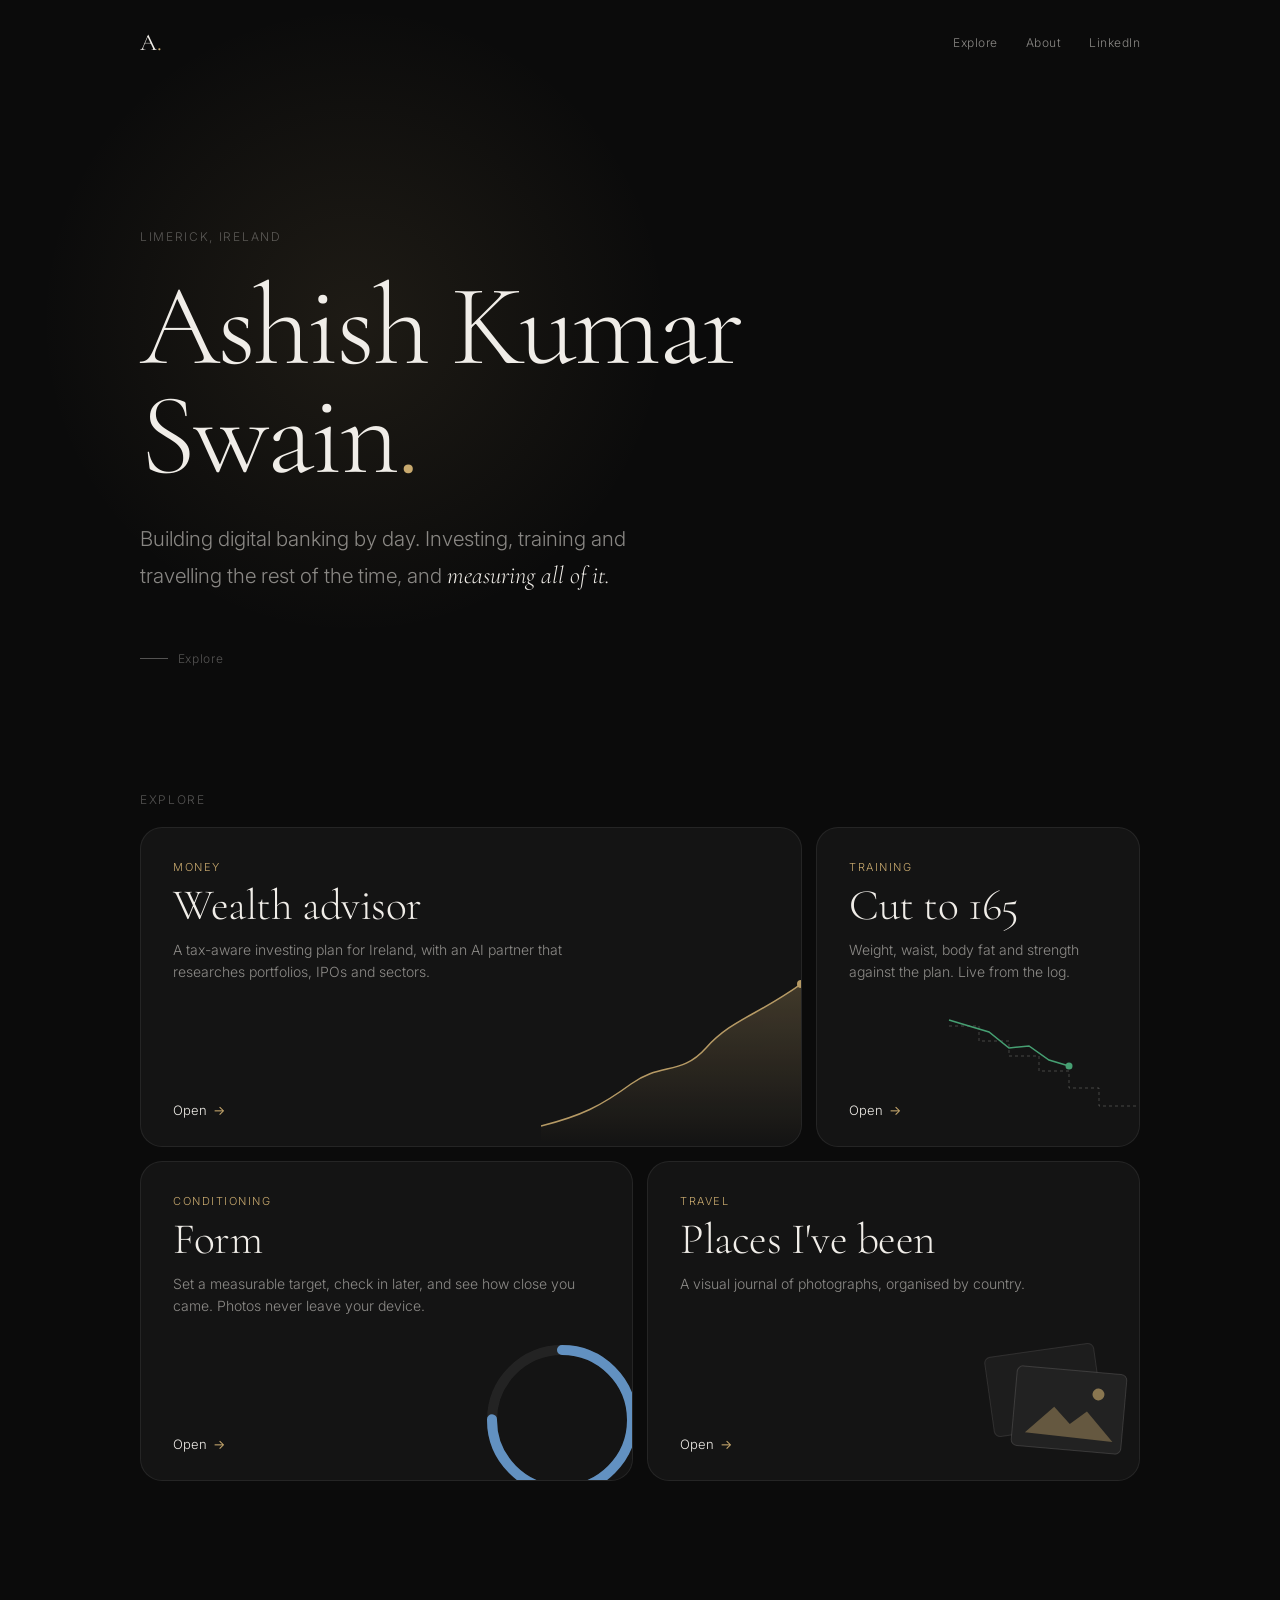
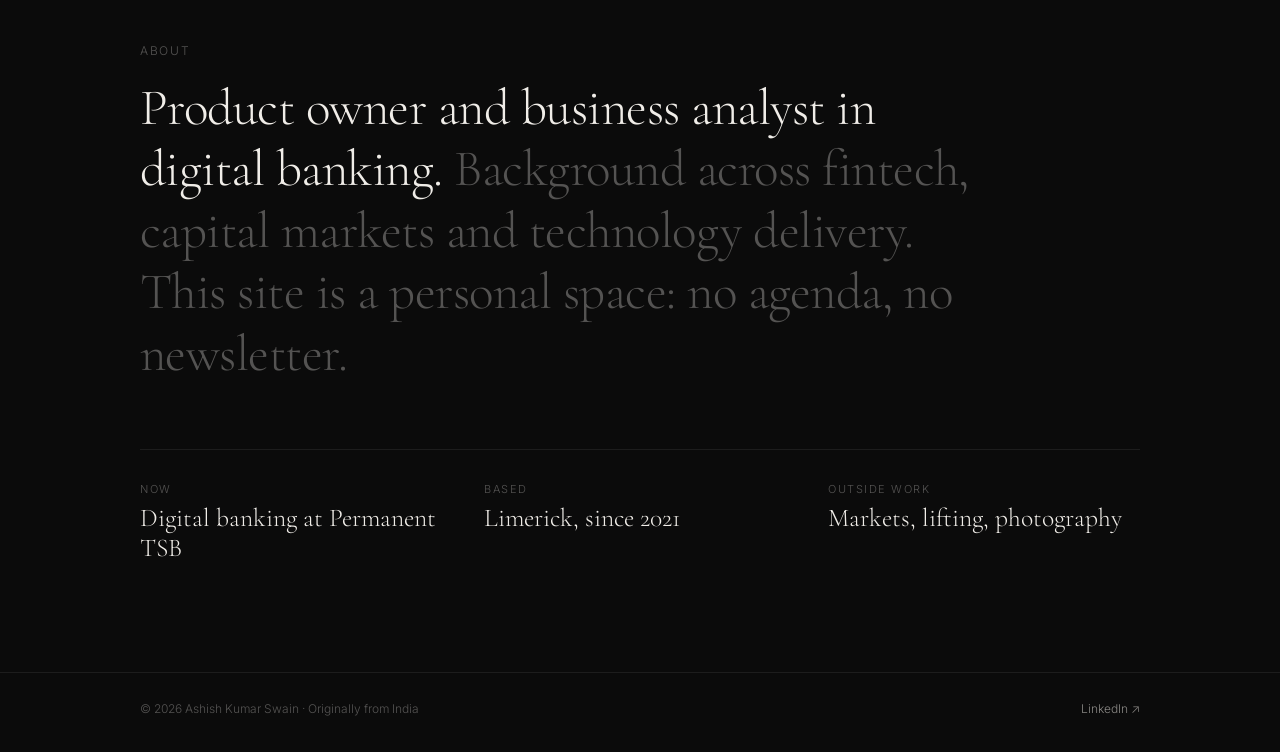
<file: index.html>
<!DOCTYPE html>
<html lang="en">
<head>
<meta charset="UTF-8">
<meta name="viewport" content="width=device-width, initial-scale=1.0">
<title>Ashish Kumar Swain</title>
<meta name="description" content="Ashish Kumar Swain — product owner in digital banking, based in Limerick. Investing, training and travel.">
<meta name="theme-color" content="#0b0b0b">
<link rel="preconnect" href="https://fonts.googleapis.com">
<link rel="preconnect" href="https://fonts.gstatic.com" crossorigin>
<link href="https://fonts.googleapis.com/css2?family=Cormorant+Garamond:ital,wght@0,300;0,400;1,300&family=Inter:wght@300;400;500&display=swap" rel="stylesheet">
<style>
*, *::before, *::after { box-sizing: border-box; margin: 0; padding: 0; }

:root {
  --bg:      #0b0b0b;
  --tile:    #141414;
  --tile-2:  #1a1a1a;
  --text:    #f0ede8;
  --muted:   rgba(240,237,232,0.55);
  --faint:   rgba(240,237,232,0.32);
  --accent:  #c8a96e;
  --green:   #4caf7d;
  --blue:    #6b9fd4;
  --border:  rgba(240,237,232,0.08);
  --font-d:  'Cormorant Garamond', Georgia, serif;
  --font-b:  'Inter', system-ui, -apple-system, sans-serif;
  --ease:    cubic-bezier(.2,.7,.2,1);
}

html { scroll-behavior: smooth; }
body {
  background: var(--bg);
  color: var(--text);
  font-family: var(--font-b);
  font-weight: 300;
  -webkit-font-smoothing: antialiased;
  min-height: 100vh;
  overflow-x: hidden;
}
a { color: inherit; text-decoration: none; }

.wrap { max-width: 1080px; margin: 0 auto; padding-inline: 2.5rem; }

/* ── Top bar ── */
.bar { display: flex; align-items: center; justify-content: space-between; padding-block: 1.75rem; }
.mark { font-family: var(--font-d); font-size: 1.5rem; font-weight: 400; letter-spacing: .02em; }
.mark span { color: var(--accent); }
.bar-links { display: flex; gap: 1.75rem; }
.bar-links a { font-size: 12px; color: var(--muted); letter-spacing: .04em; transition: color .25s; }
.bar-links a:hover { color: var(--text); }

/* ── Hero ── */
.hero { padding-block: 16vh 14vh; position: relative; }
.hero::before {                        /* soft gold light behind the headline */
  content: ''; position: absolute; z-index: -1;
  width: 70vw; max-width: 900px; aspect-ratio: 1; left: -18%; top: -30%;
  background: radial-gradient(closest-side, rgba(200,169,110,.10), transparent 70%);
  pointer-events: none;
}
.eyebrow { font-size: 12px; letter-spacing: .14em; text-transform: uppercase; color: var(--faint); margin-bottom: 1.75rem; }
.hero h1 {
  font-family: var(--font-d); font-weight: 300;
  font-size: clamp(3.2rem, 9vw, 7.5rem);
  line-height: .95; letter-spacing: -.025em;
}
.hero h1 .dot { color: var(--accent); }
.hero p.lede {
  margin-top: 2rem; max-width: 34rem;
  font-size: clamp(1.05rem, 1.6vw, 1.3rem); line-height: 1.6; color: var(--muted);
}
.hero p.lede em { font-family: var(--font-d); font-style: italic; font-size: 1.2em; color: var(--text); }
.scroll-cue { margin-top: 3.5rem; display: inline-flex; align-items: center; gap: .6rem; font-size: 12px; color: var(--faint); letter-spacing: .06em; }
.scroll-cue i { width: 28px; height: .5px; background: var(--faint); display: block; }

/* ── Tiles ── */
.section-label { font-size: 12px; letter-spacing: .14em; text-transform: uppercase; color: var(--faint); margin-bottom: 1.25rem; }
.grid { display: grid; grid-template-columns: repeat(6, 1fr); gap: 14px; }
.tile {
  position: relative; overflow: hidden;
  background: var(--tile); border: .5px solid var(--border); border-radius: 22px;
  padding: 2rem 2rem 1.75rem; min-height: 320px;
  display: flex; flex-direction: column;
  transition: transform .5s var(--ease), border-color .4s, background .4s;
}
.tile:hover { transform: translateY(-4px); border-color: rgba(200,169,110,.35); background: var(--tile-2); }
.tile:focus-visible { outline: 1.5px solid var(--accent); outline-offset: 3px; }
.tile.wide { grid-column: span 4; }
.tile.narrow { grid-column: span 2; }
.tile.half { grid-column: span 3; }
.tile .kicker { font-size: 11px; letter-spacing: .14em; text-transform: uppercase; color: var(--accent); }
.tile h2 { font-family: var(--font-d); font-weight: 300; font-size: clamp(2rem, 3.4vw, 2.8rem); line-height: 1; margin-top: .6rem; letter-spacing: -.01em; }
.tile p { position: relative; z-index: 1; margin-top: .75rem; font-size: 14px; line-height: 1.6; color: var(--muted); max-width: 26rem; }
.tile .go { margin-top: auto; padding-top: 1.5rem; font-size: 13px; color: var(--text); display: inline-flex; align-items: center; gap: .4rem; position: relative; z-index: 1; }
.tile .go b { font-weight: 400; color: var(--accent); transition: transform .4s var(--ease); display: inline-block; }
.tile:hover .go b { transform: translateX(4px); }
.art { position: absolute; right: 0; bottom: 0; pointer-events: none; opacity: .9; transition: opacity .4s, transform .6s var(--ease); }
.tile:hover .art { opacity: 1; transform: scale(1.03); }

/* ── About ── */
.about { padding-block: 18vh 12vh; }
.about blockquote {
  font-family: var(--font-d); font-weight: 300;
  font-size: clamp(1.9rem, 4.2vw, 3.2rem); line-height: 1.2; letter-spacing: -.01em;
  max-width: 52rem;
}
.about blockquote span { color: var(--faint); }
.facts { display: grid; grid-template-columns: repeat(3, 1fr); gap: 2rem; margin-top: 4rem; border-top: .5px solid var(--border); padding-top: 2rem; }
.fact .k { font-size: 11px; letter-spacing: .14em; text-transform: uppercase; color: var(--faint); }
.fact .v { font-family: var(--font-d); font-size: 1.6rem; font-weight: 300; margin-top: .4rem; line-height: 1.2; }

/* ── Footer ── */
footer { border-top: .5px solid var(--border); }
footer .wrap { display: flex; justify-content: space-between; align-items: center; padding-top: 1.75rem; padding-bottom: 2.25rem; font-size: 12px; color: var(--faint); }
footer a { color: var(--muted); transition: color .25s; }
footer a:hover { color: var(--accent); }

/* ── Entrance motion (progressive: content is visible without JS) ── */
.js .reveal { opacity: 0; transform: translateY(18px); transition: opacity 1s var(--ease), transform 1s var(--ease); }
.js .reveal.in { opacity: 1; transform: none; }
.js .hero .reveal:nth-child(2) { transition-delay: .08s; }
.js .hero .reveal:nth-child(3) { transition-delay: .18s; }
.js .hero .reveal:nth-child(4) { transition-delay: .3s; }

@media (max-width: 860px) {
  .tile.wide, .tile.narrow, .tile.half { grid-column: span 6; }
  .tile { min-height: 260px; }
  .art { width: 46%; height: auto; opacity: .55; }
  .tile:hover .art { opacity: .7; }
  .facts { grid-template-columns: 1fr; gap: 1.25rem; }
}
@media (max-width: 520px) {
  .wrap { padding-inline: 1.25rem; }
  .hero { padding-block: 10vh 9vh; }
  .tile { padding: 1.6rem 1.5rem 1.4rem; border-radius: 18px; }
  .bar-links { gap: 1.1rem; }
  footer .wrap { flex-direction: column; gap: .6rem; align-items: flex-start; }
}
@media (prefers-reduced-motion: reduce) {
  html { scroll-behavior: auto; }
  .js .reveal { opacity: 1; transform: none; transition: none; }
  .tile, .art, .tile .go b { transition: none; }
}
</style>
<script>document.documentElement.classList.add('js');</script>
</head>
<body>

<header class="wrap bar">
  <a class="mark" href="/" aria-label="Home">A<span>.</span></a>
  <nav class="bar-links" aria-label="Quick links">
    <a href="#work">Explore</a>
    <a href="#about">About</a>
    <a href="https://linkedin.com/in/ashishkumarswain" target="_blank" rel="noopener">LinkedIn</a>
  </nav>
</header>

<main>
  <section class="wrap hero">
    <p class="eyebrow reveal">Limerick, Ireland</p>
    <h1 class="reveal">Ashish Kumar<br>Swain<span class="dot">.</span></h1>
    <p class="lede reveal">Building digital banking by day. Investing, training and travelling the rest of the time, and <em>measuring all of it.</em></p>
    <a class="scroll-cue reveal" href="#work"><i></i>Explore</a>
  </section>

  <section class="wrap" id="work" aria-label="Explore">
    <p class="section-label reveal">Explore</p>
    <div class="grid">

      <a class="tile wide reveal" href="/advisor.html">
        <span class="kicker">Money</span>
        <h2>Wealth advisor</h2>
        <p>A tax-aware investing plan for Ireland, with an AI partner that researches portfolios, IPOs and sectors.</p>
        <span class="go">Open <b>→</b></span>
        <svg class="art" width="260" height="190" viewBox="0 0 260 190" aria-hidden="true">
          <defs><linearGradient id="g1" x1="0" y1="0" x2="0" y2="1"><stop offset="0" stop-color="#c8a96e" stop-opacity=".28"/><stop offset="1" stop-color="#c8a96e" stop-opacity="0"/></linearGradient></defs>
          <path d="M0 170 C40 160 60 150 90 128 S140 120 165 92 S215 60 260 28 L260 190 L0 190Z" fill="url(#g1)"/>
          <path d="M0 170 C40 160 60 150 90 128 S140 120 165 92 S215 60 260 28" fill="none" stroke="#c8a96e" stroke-width="1.5"/>
          <circle cx="260" cy="28" r="4" fill="#c8a96e"/>
        </svg>
      </a>

      <a class="tile narrow reveal" href="/training.html">
        <span class="kicker">Training</span>
        <h2>Cut to 165</h2>
        <p>Weight, waist, body fat and strength against the plan. Live from the log.</p>
        <span class="go">Open <b>→</b></span>
        <svg class="art" width="200" height="150" viewBox="0 0 200 150" aria-hidden="true">
          <path d="M10 30 L40 30 L40 45 L70 45 L70 60 L100 60 L100 75 L130 75 L130 92 L160 92 L160 110 L200 110" fill="none" stroke="rgba(240,237,232,.25)" stroke-width="1" stroke-dasharray="3 3"/>
          <polyline points="10,24 30,30 50,36 70,52 90,50 110,64 130,70" fill="none" stroke="#4caf7d" stroke-width="1.5"/>
          <circle cx="130" cy="70" r="3.5" fill="#4caf7d"/>
        </svg>
      </a>

      <a class="tile half reveal" href="/form/">
        <span class="kicker">Conditioning</span>
        <h2>Form</h2>
        <p>Set a measurable target, check in later, and see how close you came. Photos never leave your device.</p>
        <span class="go">Open <b>→</b></span>
        <svg class="art" width="190" height="170" viewBox="0 0 190 170" aria-hidden="true">
          <circle cx="120" cy="110" r="70" fill="none" stroke="rgba(240,237,232,.08)" stroke-width="10"/>
          <circle cx="120" cy="110" r="70" fill="none" stroke="#6b9fd4" stroke-width="10" stroke-linecap="round" stroke-dasharray="330 440" transform="rotate(-90 120 110)"/>
        </svg>
      </a>

      <a class="tile half reveal" href="/travel.html">
        <span class="kicker">Travel</span>
        <h2>Places I've been</h2>
        <p>A visual journal of photographs, organised by country.</p>
        <span class="go">Open <b>→</b></span>
        <svg class="art" width="220" height="170" viewBox="0 0 220 170" aria-hidden="true">
          <rect x="70" y="40" width="110" height="80" rx="6" fill="#1f1f1f" stroke="rgba(240,237,232,.12)" transform="rotate(-8 125 80)"/>
          <rect x="95" y="60" width="110" height="80" rx="6" fill="#242424" stroke="rgba(240,237,232,.16)" transform="rotate(5 150 100)"/>
          <path d="M108 126 L135 98 L152 114 L168 100 L196 128 Z" fill="rgba(200,169,110,.45)" transform="rotate(5 150 100)"/>
          <circle cx="178" cy="82" r="6" fill="rgba(200,169,110,.7)" transform="rotate(5 150 100)"/>
        </svg>
      </a>

    </div>
  </section>

  <section class="wrap about" id="about">
    <p class="section-label reveal">About</p>
    <blockquote class="reveal">Product owner and business analyst in digital banking. <span>Background across fintech, capital markets and technology delivery. This site is a personal space: no agenda, no newsletter.</span></blockquote>
    <div class="facts">
      <div class="fact reveal"><div class="k">Now</div><div class="v">Digital banking at Permanent TSB</div></div>
      <div class="fact reveal"><div class="k">Based</div><div class="v">Limerick, since 2021</div></div>
      <div class="fact reveal"><div class="k">Outside work</div><div class="v">Markets, lifting, photography</div></div>
    </div>
  </section>
</main>

<footer>
  <div class="wrap">
    <span>© 2026 Ashish Kumar Swain · Originally from India</span>
    <a href="https://linkedin.com/in/ashishkumarswain" target="_blank" rel="noopener">LinkedIn ↗</a>
  </div>
</footer>

<script>
  // Fade sections in as they enter the viewport (skipped entirely with reduced motion).
  (function () {
    const els = document.querySelectorAll('.reveal');
    if (matchMedia('(prefers-reduced-motion: reduce)').matches || !('IntersectionObserver' in window)) {
      els.forEach(e => e.classList.add('in')); return;
    }
    const io = new IntersectionObserver((entries) => {
      entries.forEach(en => { if (en.isIntersecting) { en.target.classList.add('in'); io.unobserve(en.target); } });
    }, { threshold: 0.12, rootMargin: '0px 0px -40px 0px' });
    els.forEach(e => io.observe(e));
  })();
</script>
</body>
</html>
</file>
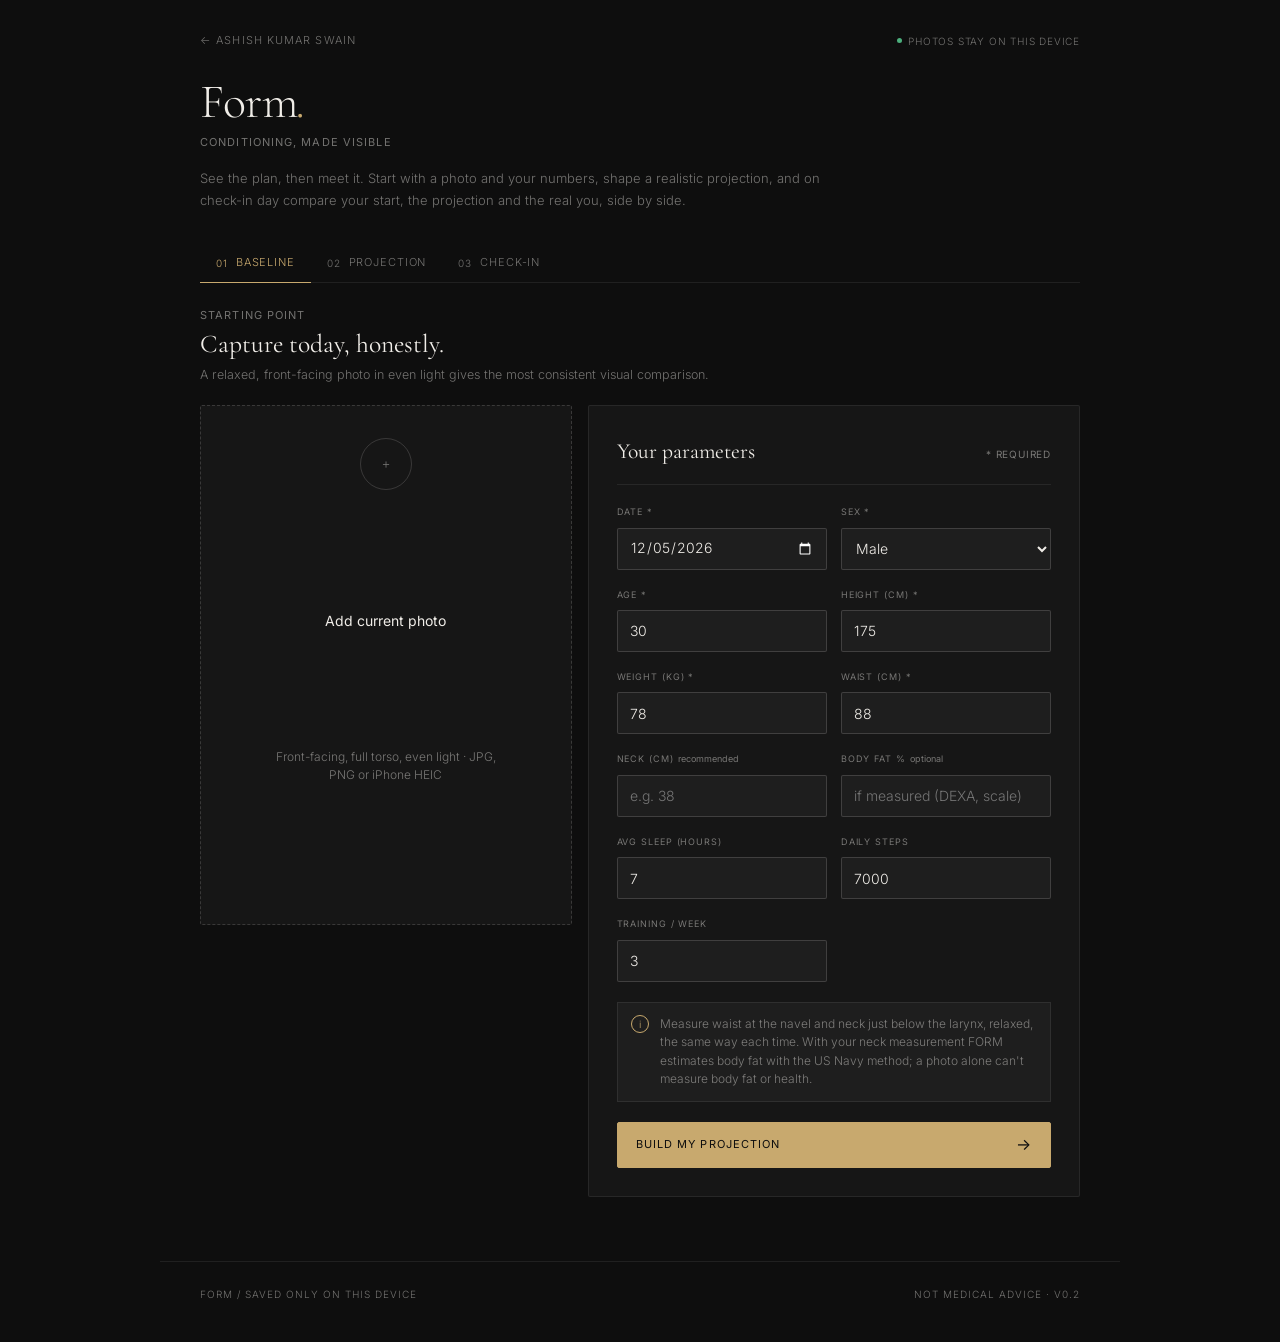
<file: form-conditioning-app/index.html>
<!DOCTYPE html>
<html lang="en">
<head>
<meta charset="UTF-8">
<meta name="viewport" content="width=device-width, initial-scale=1.0">
<title>Form has moved — Ashish Kumar Swain</title>
<meta name="robots" content="noindex">
<link rel="canonical" href="https://ashishkumarswain.com/form/">
<meta http-equiv="refresh" content="0; url=/form/">
<script>location.replace('/form/' + location.search + location.hash);</script>
<style>
  body { margin: 0; min-height: 100vh; display: grid; place-items: center; background: #0e0e0e; color: rgba(240,237,232,.55); font: 300 13px/1.6 'Inter', system-ui, sans-serif; }
  a { color: #c8a96e; }
</style>
</head>
<body>
  <p>Form has moved to <a href="/form/">ashishkumarswain.com/form</a>.</p>
</body>
</html>
</file>
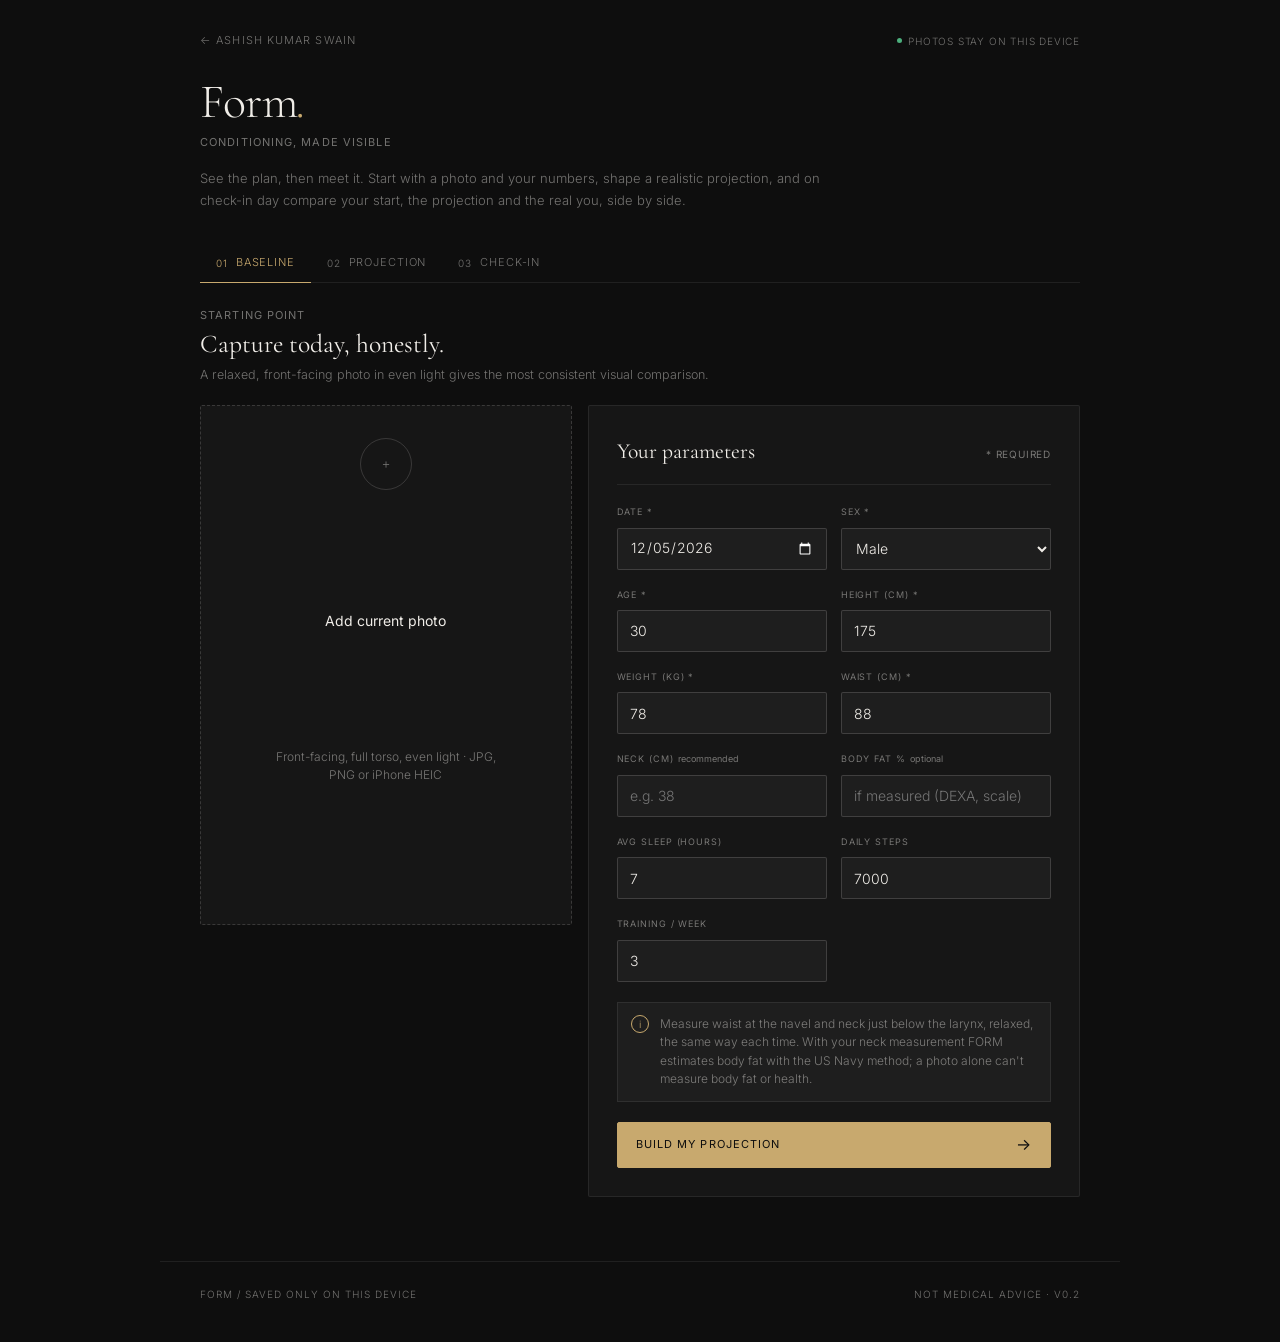
<file: form/index.html>
<!doctype html>
<html lang="en">
  <head>
    <meta charset="UTF-8" />
    <meta name="viewport" content="width=device-width, initial-scale=1.0" />
    <meta name="theme-color" content="#0e0e0e" />
    <title>Form — Ashish Kumar Swain</title>
    <meta name="description" content="FORM — body conditioning projection and progress check-ins. Photos stay on this device." />
    <link rel="preconnect" href="https://fonts.googleapis.com" />
    <link rel="preconnect" href="https://fonts.gstatic.com" crossorigin />
    <link href="https://fonts.googleapis.com/css2?family=Cormorant+Garamond:ital,wght@0,300;0,400;1,300&family=Inter:wght@300;400;500&display=swap" rel="stylesheet" />
    <link rel="stylesheet" href="styles.css" />
  </head>
  <body>
    <header class="site-header">
      <a class="back" href="/">&#8592; Ashish Kumar Swain</a>
      <div class="privacy-pill"><span></span> Photos stay on this device</div>
    </header>

    <main class="shell">
      <section class="hero">
        <div>
          <p class="eyebrow">Conditioning, made visible</p>
          <h1>Form<em>.</em></h1>
        </div>
        <p class="hero-copy">See the plan, then meet it. Start with a photo and your numbers, shape a realistic projection, and on check-in day compare your start, the projection and the real you, side by side.</p>
      </section>

      <nav class="stepper" aria-label="App steps">
        <button class="step active" data-step="1"><span>01</span> Baseline</button>
        <div class="step-line"></div>
        <button class="step" data-step="2"><span>02</span> Projection</button>
        <div class="step-line"></div>
        <button class="step" data-step="3"><span>03</span> Check-in</button>
      </nav>

      <section class="panel active" id="step-1">
        <div class="section-heading">
          <div><p class="kicker">STARTING POINT</p><h2>Capture today, honestly.</h2></div>
          <p>A relaxed, front-facing photo in even light gives the most consistent visual comparison.</p>
        </div>

        <div class="baseline-grid">
          <div class="photo-col">
            <div class="photo-drop" id="baseline-drop">
              <input id="baseline-photo" type="file" accept="image/*,.heic,.heif" />
              <img id="baseline-preview" alt="Your starting photo" />
              <div class="waist-guide" id="waist-guide" hidden><i class="wg-line"></i><i class="wg-l"></i><i class="wg-r"></i><b></b></div>
              <button class="drop-copy" type="button" data-pick="baseline-photo">
                <span class="camera-icon">＋</span>
                <strong>Add current photo</strong>
                <span>Front-facing, full torso, even light · JPG, PNG or iPhone HEIC</span>
              </button>
              <button class="replace-photo" type="button" data-pick="baseline-photo">Replace photo</button>
            </div>
            <p class="photo-msg" id="baseline-msg" role="status"></p>
            <div class="guide-controls" id="guide-controls" hidden>
              <p class="guide-hint"><b>Tap your waist</b> (at the navel) on the photo, then match the gold markers to the sides of your body.</p>
              <label class="slider-row"><span>Body width in photo</span><output id="body-width-output">40%</output></label>
              <input class="range" id="body-width" type="range" min="15" max="80" value="40" />
            </div>
          </div>

          <div class="form-card">
            <div class="form-card-title"><span>Your parameters</span><span class="required-note">* required</span></div>
            <div class="fields two-col">
              <label><span>Date *</span><input id="baseline-date" type="date" /></label>
              <label><span>Sex *</span><select id="sex"><option value="male">Male</option><option value="female">Female</option></select></label>
              <label><span>Age *</span><input id="age" type="number" min="16" max="90" value="30" inputmode="numeric" /></label>
              <label><span>Height (cm) *</span><input id="height" type="number" min="120" max="230" value="175" /></label>
              <label><span>Weight (kg) *</span><input id="weight" type="number" min="35" max="250" step="0.1" value="78" /></label>
              <label><span>Waist (cm) *</span><input id="waist" type="number" min="45" max="180" step="0.1" value="88" /></label>
              <label><span>Neck (cm) <i>recommended</i></span><input id="neck" type="number" min="25" max="60" step="0.1" placeholder="e.g. 38" /></label>
              <label class="hip-field" hidden><span>Hip (cm) *</span><input id="hip" type="number" min="60" max="180" step="0.1" placeholder="widest point" /></label>
              <label><span>Body fat % <i>optional</i></span><input id="bodyfat" type="number" min="3" max="60" step="0.1" placeholder="if measured (DEXA, scale)" /></label>
              <label><span>Avg sleep (hours)</span><input id="sleep" type="number" min="3" max="12" step="0.1" value="7" /></label>
              <label><span>Daily steps</span><input id="steps" type="number" min="0" max="50000" step="500" value="7000" /></label>
              <label><span>Training / week</span><input id="training" type="number" min="0" max="14" value="3" /></label>
            </div>
            <div class="note"><span>i</span><p>Measure waist at the navel and neck just below the larynx, relaxed, the same way each time. With your neck measurement FORM estimates body fat with the US Navy method; a photo alone can't measure body fat or health.</p></div>
            <button class="primary next" data-next="2">Build my projection <span>→</span></button>
          </div>
        </div>
      </section>

      <section class="panel" id="step-2">
        <div class="section-heading">
          <div><p class="kicker">YOUR HYPOTHESIS</p><h2>Shape a realistic outcome.</h2></div>
          <p>Set a target weight and timeline. A validated body-composition model works out the calories it takes, what you will likely reach at your consistency, and how your waist and body fat follow.</p>
        </div>

        <div class="projection-layout">
          <div class="projection-controls form-card">
            <div class="control-row">
              <div><label for="weeks">Time horizon</label><small id="target-date-label">—</small></div>
              <output id="weeks-output">12 weeks</output>
            </div>
            <input class="range" id="weeks" type="range" min="4" max="52" value="12" />

            <div class="fields two-col target-fields">
              <label><span>Target weight (kg)</span><input id="target-weight" type="number" step="0.1" /></label>
              <label><span>Strength change %</span><input id="strength-change" type="number" min="-30" max="100" value="10" /></label>
              <label><span>Predicted waist (cm)</span><input id="target-waist" type="number" step="0.1" readonly tabindex="-1" class="derived" /></label>
              <label><span>Predicted body fat %</span><input id="target-bodyfat" type="number" step="0.1" readonly tabindex="-1" class="derived" /></label>
            </div>

            <div class="divider"></div>
            <p class="subhead">The behaviours behind it</p>
            <div class="slider-group">
              <label><span>Nutrition consistency</span><output id="nutrition-output">80%</output></label>
              <input class="range" id="nutrition" type="range" min="20" max="100" value="80" />
              <label><span>Training consistency</span><output id="adherence-output">85%</output></label>
              <input class="range" id="adherence" type="range" min="20" max="100" value="85" />
              <label><span>Average sleep</span><output id="target-sleep-output">7.5h</output></label>
              <input class="range" id="target-sleep" type="range" min="4" max="10" step="0.5" value="7.5" />
            </div>
            <div class="rate-card" id="rate-card">
              <span class="rate-icon">✓</span>
              <div><strong id="rate-title">Sustainable pace</strong><p id="rate-copy">Your planned weekly rate sits within a commonly manageable range.</p></div>
            </div>

            <div class="model-card" id="model-card">
              <p class="subhead">What the model says</p>
              <div class="model-grid">
                <div><small>Maintenance</small><b id="m-maint">—</b><i>kcal/day now</i></div>
                <div><small>To hit target</small><b id="m-intake">—</b><i id="m-deficit">—</i></div>
                <div><small>Likely by target date</small><b id="m-likely">—</b><i id="m-range">—</i></div>
                <div><small>Of the weight lost</small><b id="m-fat">—</b><i id="m-lean">—</i></div>
              </div>
              <svg id="model-chart" viewBox="0 0 320 120" preserveAspectRatio="none" role="img" aria-label="Projected weight over time"></svg>
              <div class="model-legend"><span class="lg-plan">Plan (100%)</span><span class="lg-likely">Likely (your consistency)</span><span class="lg-band">Range</span></div>
              <p class="model-src">Mifflin-St Jeor resting energy · Hall energy-balance model with Forbes fat/lean partition (as in the NIH Body Weight Planner) · US Navy circumference equations. Training and sleep adjustments are from controlled trials and are less certain. Body fat: <span id="m-bfsrc">—</span>.</p>
            </div>

          </div>

          <div class="visual-card">
            <div class="visual-card-head"><div><span>ILLUSTRATIVE PREVIEW</span><strong id="projection-date">—</strong></div><span class="estimate-badge">ESTIMATE</span></div>
            <div class="photo-stage">
              <canvas id="projection-canvas"></canvas>
              <div class="empty-projection" id="empty-projection"><span>◇</span><p>Add a baseline photo to create a visual projection</p></div>
            </div>
            <div class="metric-strip">
              <div><span>WEIGHT</span><strong id="projected-weight-display">—</strong><small id="projected-weight-delta">—</small></div>
              <div><span>WAIST</span><strong id="projected-waist-display">—</strong><small id="projected-waist-delta">—</small></div>
              <div><span>BODY FAT</span><strong id="projected-bf-display">—</strong><small id="projected-bf-delta">—</small></div>
            </div>
            <p class="visual-disclaimer">This visualization is a directional illustration, not a prediction or guarantee. Genetics, pose, lighting, and many other factors affect appearance.</p>
            <button class="primary next" data-next="3">Save projection &amp; check in <span>→</span></button>
          </div>
        </div>
      </section>

      <section class="panel" id="step-3">
        <div class="section-heading">
          <div><p class="kicker">REALITY CHECK</p><h2>Compare the plan to the day.</h2></div>
          <p>Add your actual photo and measurements. FORM compares numbers, timing, and habits—not lighting or subjective appearance.</p>
        </div>

        <div class="compare3">
          <article class="compare-card">
            <div class="compare-label"><span>Start</span><time id="cmp-start-date">—</time></div>
            <div class="compare-image"><canvas id="cmp-start"></canvas><div class="canvas-placeholder">Add a start photo in step 1</div></div>
            <div class="compare-stats"><span><small>Weight</small><b id="cmp-start-weight">—</b></span><span><small>Waist</small><b id="cmp-start-waist">—</b></span><span><small>Body fat</small><b id="cmp-start-bf">—</b></span></div>
          </article>

          <article class="compare-card">
            <div class="compare-label"><span>Projected</span><time id="compare-projected-date">—</time></div>
            <div class="compare-image"><canvas id="compare-canvas"></canvas><div class="canvas-placeholder">Projection appears here</div></div>
            <div class="compare-stats"><span><small>Weight</small><b id="compare-target-weight">—</b></span><span><small>Waist</small><b id="compare-target-waist">—</b></span><span><small>Body fat</small><b id="compare-target-bf">—</b></span></div>
          </article>

          <article class="compare-card actual-card">
            <div class="compare-label"><span>Actual</span><input id="checkin-date" type="date" aria-label="Check-in date" /></div>
            <div class="compare-image actual-upload" id="actual-drop">
              <input id="actual-photo" type="file" accept="image/*,.heic,.heif" />
              <img id="actual-preview" alt="Your check-in photo" />
              <button class="actual-drop-copy" type="button" data-pick="actual-photo"><span>＋</span><strong>Add check-in photo</strong><small>Same pose, distance and light as the start</small></button>
              <button class="replace-photo" type="button" data-pick="actual-photo">Replace photo</button>
            </div>
            <div class="actual-inputs">
              <label><small>Weight kg</small><input id="actual-weight" type="number" step="0.1" inputmode="decimal" /></label>
              <label><small>Waist cm</small><input id="actual-waist" type="number" step="0.1" inputmode="decimal" /></label>
              <label><small>Body fat %</small><input id="actual-bf" type="number" step="0.1" inputmode="decimal" /></label>
            </div>
          </article>
        </div>
        <p class="photo-msg" id="actual-msg" role="status"></p>
        <p class="compare-note" id="compare-note"></p>

        <section class="swipe-card" id="swipe-card">
          <div class="swipe-head">
            <span class="kicker">Side by side</span>
            <div class="swipe-modes" role="tablist">
              <button class="swipe-mode active" data-mode="proj">Projected vs actual</button>
              <button class="swipe-mode" data-mode="start">Start vs actual</button>
            </div>
          </div>
          <div class="swipe-stage">
            <canvas id="swipe-canvas" width="900" height="900"></canvas>
            <div class="swipe-empty" id="swipe-empty">Add a check-in photo to compare</div>
            <span class="swipe-tag left" id="swipe-left">Projected</span><span class="swipe-tag right">Actual</span>
          </div>
          <input class="range" id="swipe" type="range" min="0" max="100" value="50" aria-label="Drag to compare" />
        </section>

        <div class="variance">
          <div class="form-card-title"><span>Variance on the check-in date</span><span class="required-note" id="variance-progress">—</span></div>
          <div class="variance-scroll"><table id="variance-table"><thead><tr><th></th><th>Start</th><th>Expected</th><th>Actual</th><th>vs projection</th><th>Since start</th></tr></thead><tbody></tbody></table></div>
        </div>

        <section class="verdict-card" id="verdict-card">
          <div class="verdict-score"><span id="verdict-score">—</span><small>MATCH<br />SCORE</small></div>
          <div class="verdict-copy"><p>FORM VERDICT</p><h3 id="verdict-title">Add your actual measurements</h3><span id="verdict-text">Your comparison will account for how much time has actually passed.</span></div>
          <div class="verdict-deltas" id="verdict-deltas"></div>
        </section>
        <div class="actions-row"><button class="secondary" id="reset-app">Start a new baseline</button><button class="primary" id="calculate-verdict">Calculate verdict <span>→</span></button></div>
      </section>
    </main>

    <footer><span>FORM / Saved only on this device</span><span>Not medical advice · v0.2</span></footer>
    <script src="model.js"></script>
    <script src="app.js"></script>
  </body>
</html>
</file>
<file: form/styles.css>
/* Matches the site's shared look (homepage, Training, Travel):
   dark ground, warm off-white text, gold accent, Cormorant Garamond display + Inter body. */
:root {
  --bg:      #0e0e0e;
  --bg2:     #161616;
  --bg3:     #1e1e1e;
  --text:    #f0ede8;
  --muted:   rgba(240,237,232,0.45);
  --muted2:  rgba(240,237,232,0.12);
  --accent:  #c8a96e;
  --accent-dim: rgba(200,169,110,0.12);
  --green:   #4caf7d;
  --red:     #e05a5a;
  --orange:  #d4956b;
  --border:  rgba(240,237,232,0.08);
  --border2: rgba(240,237,232,0.16);
  --font-d:  'Cormorant Garamond', Georgia, serif;
  --font-b:  'Inter', system-ui, sans-serif;
}

* { box-sizing: border-box; }
html { scroll-behavior: smooth; }
body { margin: 0; background: var(--bg); color: var(--text); font-family: var(--font-b); font-weight: 300; font-size: 14px; line-height: 1.6; }
button, input { font: inherit; }
button { color: inherit; }
strong, b { font-weight: 500; }

/* ── Header (same as Training) ── */
.site-header { max-width: 960px; margin: 0 auto; padding: 2rem 2.5rem 0; display: flex; align-items: center; justify-content: space-between; }
.back { font-size: 11px; color: var(--muted); text-decoration: none; letter-spacing: .1em; text-transform: uppercase; transition: color .2s; }
.back:hover { color: var(--accent); }
.privacy-pill { display: flex; align-items: center; gap: 6px; font-size: 10px; color: var(--muted); letter-spacing: .08em; text-transform: uppercase; }
.privacy-pill span { width: 5px; height: 5px; border-radius: 50%; background: var(--green); }

/* ── Title ── */
.shell { max-width: 960px; margin: 0 auto; padding: 1.75rem 2.5rem 4rem; }
.hero { display: block; }
.eyebrow, .kicker { font-size: 11px; letter-spacing: .1em; text-transform: uppercase; font-weight: 400; color: var(--muted); }
.eyebrow { margin: .5rem 0 0; order: 2; }
.hero > div { display: flex; flex-direction: column; }
h1 { font-family: var(--font-d); font-size: clamp(2.4rem, 5vw, 3rem); font-weight: 300; line-height: 1; letter-spacing: -.01em; margin: 0; }
h1 em { color: var(--accent); font-style: italic; font-weight: 300; }
.hero-copy { color: var(--muted); font-size: 13px; line-height: 1.7; margin: 1rem 0 0; max-width: 640px; }

/* ── Steps (styled like Training's tab nav) ── */
.stepper { display: flex; align-items: center; margin: 2rem 0 1.5rem; border-bottom: .5px solid var(--border); }
.step { border: 0; border-bottom: 1.5px solid transparent; margin-bottom: -.5px; background: none; padding: .65rem 1rem; display: flex; align-items: center; gap: 8px; color: var(--muted); font-size: 11px; letter-spacing: .08em; text-transform: uppercase; cursor: pointer; transition: color .2s, border-color .2s; white-space: nowrap; }
.step span { font-size: 10px; color: var(--muted); }
.step:hover:not(.active) { color: var(--text); }
.step.active { color: var(--accent); border-bottom-color: var(--accent); }
.step.active span { color: var(--accent); }
.step-line { display: none; }

.panel { display: none; animation: reveal .35s ease; }
.panel.active { display: block; }
@keyframes reveal { from { opacity: 0; transform: translateY(6px); } }

.section-heading { margin-bottom: 1.25rem; }
.section-heading h2 { font-family: var(--font-d); font-size: 1.6rem; font-weight: 400; line-height: 1.15; margin: 4px 0 0; }
.section-heading p:last-child { max-width: 640px; margin: .4rem 0 0; color: var(--muted); font-size: 12.5px; line-height: 1.6; }
.kicker { margin: 0; }

/* ── Cards ── */
.baseline-grid, .projection-layout { display: grid; grid-template-columns: .86fr 1.14fr; gap: 16px; }
.form-card, .visual-card, .compare-card { background: var(--bg2); border: .5px solid var(--border); border-radius: 2px; padding: 1.75rem; }
.form-card-title { display: flex; justify-content: space-between; align-items: baseline; padding-bottom: 1rem; margin-bottom: 1.25rem; border-bottom: .5px solid var(--border); font-family: var(--font-d); font-size: 1.35rem; font-weight: 400; }
.required-note { color: var(--muted); font-family: var(--font-b); font-size: 10px; letter-spacing: .08em; text-transform: uppercase; }
.fields { display: grid; gap: 18px 14px; }
.two-col { grid-template-columns: 1fr 1fr; }

/* ── Photo drop ── */
.photo-col { display: flex; flex-direction: column; gap: 12px; }
.photo-drop { min-height: 520px; position: relative; overflow: hidden; border: .5px dashed var(--border2); border-radius: 2px; background: var(--bg2); display: grid; place-items: center; transition: border-color .2s; }
.photo-drop.has-image { cursor: crosshair; border-style: solid; }
.photo-drop:hover { border-color: var(--accent); }
.photo-drop.dragging, .actual-upload.dragging { outline: 1.5px solid var(--accent); outline-offset: -2px; }
.photo-drop input, .actual-upload input { display: none; }
.photo-drop img, .actual-upload img { width: 100%; height: 100%; object-fit: cover; display: none; position: absolute; inset: 0; }
.photo-drop.has-image img, .actual-upload.has-image img { display: block; }
.drop-copy { text-align: center; display: grid; justify-items: center; gap: 8px; color: var(--muted); background: none; border: 0; padding: 2rem; cursor: pointer; width: 100%; height: 100%; font: inherit; }
.drop-copy span:last-child { max-width: 240px; line-height: 1.5; }
.drop-copy strong { color: var(--text); font-weight: 400; }
.drop-copy span { font-size: 12px; }
.camera-icon { width: 52px; height: 52px; display: grid; place-items: center; border-radius: 50%; border: .5px solid var(--border2); font-size: 22px; margin-bottom: 5px; }
.replace-photo { display: none; position: absolute; right: 14px; bottom: 14px; border: .5px solid var(--border2); background: rgba(14,14,14,.85); color: var(--text); border-radius: 2px; padding: 8px 12px; font-size: 11px; letter-spacing: .06em; text-transform: uppercase; cursor: pointer; }
.replace-photo:hover { color: var(--accent); border-color: var(--accent); }
.photo-drop.has-image .replace-photo { display: block; }
.photo-drop.has-image .drop-copy { display: none; }

/* ── Inputs ── */
label > span, .projection-controls label, .actual-inputs small { display: block; font-size: 9px; text-transform: uppercase; letter-spacing: .1em; font-weight: 400; color: var(--muted); margin-bottom: 8px; }
label i { font-style: normal; text-transform: none; letter-spacing: 0; }
input[type="number"], input[type="date"] { width: 100%; height: 42px; padding: 0 12px; font-size: 14px; letter-spacing: 0; text-transform: none; color: var(--text); background: var(--bg3); border: .5px solid var(--border2); border-radius: 2px; outline: none; color-scheme: dark; transition: border-color .2s; }
input:focus { border-color: var(--accent); box-shadow: none; }
.note { display: flex; gap: 11px; border: .5px solid var(--border); background: var(--bg3); padding: 12px 13px; margin: 20px 0; color: var(--muted); }
.note span { flex: 0 0 auto; display: grid; place-items: center; width: 18px; height: 18px; border: .5px solid var(--accent); color: var(--accent); border-radius: 50%; font-size: 10px; }
.note p { margin: 0; font-size: 12px; line-height: 1.55; }

/* ── Buttons ── */
.primary, .secondary { min-height: 46px; border-radius: 2px; padding: 0 18px; font-size: 11px; font-weight: 400; letter-spacing: .1em; text-transform: uppercase; cursor: pointer; display: inline-flex; align-items: center; justify-content: space-between; gap: 40px; transition: background .2s, color .2s, border-color .2s; }
.primary { background: var(--accent); color: var(--bg); border: .5px solid var(--accent); }
.primary:hover { background: #d6ba84; }
.primary span { color: var(--bg); font-size: 16px; }
.form-card > .primary, .visual-card > .primary { width: 100%; }
.secondary { background: transparent; color: var(--text); border: .5px solid var(--border2); }
.secondary:hover { color: var(--accent); border-color: var(--accent); }

/* ── Projection ── */
.projection-layout { grid-template-columns: .92fr 1.08fr; align-items: stretch; }
.projection-controls { padding: 1.75rem; }
.control-row { display: flex; align-items: start; justify-content: space-between; }
.control-row label { margin-bottom: 5px; color: var(--text); }
.control-row small { color: var(--muted); font-size: 11px; }
.control-row output { font-family: var(--font-d); font-size: 1.8rem; font-weight: 300; line-height: 1; color: var(--accent); }
.range { appearance: none; -webkit-appearance: none; width: 100%; height: 2px; background: linear-gradient(90deg, var(--muted2), var(--accent)); border-radius: 2px; margin: 20px 0 28px; }
.range::-webkit-slider-thumb { -webkit-appearance: none; appearance: none; width: 15px; height: 15px; border-radius: 50%; background: var(--accent); border: 3px solid var(--bg2); box-shadow: 0 0 0 .5px var(--accent); cursor: pointer; }
.range::-moz-range-thumb { width: 12px; height: 12px; border-radius: 50%; background: var(--accent); border: 3px solid var(--bg2); cursor: pointer; }
.target-fields { margin-bottom: 24px; }
.divider { height: .5px; background: var(--border); }
.subhead { font-family: var(--font-d); font-size: 1.2rem; font-weight: 400; margin: 22px 0 18px; }
.slider-group label { display: flex; justify-content: space-between; }
.slider-group output { color: var(--text); }
.slider-group .range { margin: 4px 0 20px; }
.rate-card { display: flex; align-items: center; gap: 12px; padding: 13px; border: .5px solid rgba(76,175,125,.3); background: rgba(76,175,125,.06); margin-top: 8px; }
.rate-card.warning { border-color: rgba(212,149,107,.35); background: rgba(212,149,107,.07); }
.rate-icon { flex: 0 0 auto; width: 26px; height: 26px; display: grid; place-items: center; border: .5px solid var(--green); color: var(--green); border-radius: 50%; font-size: 12px; }
.warning .rate-icon { border-color: var(--orange); color: var(--orange); }
.rate-card strong { font-size: 12px; }
.rate-card p { margin: 3px 0 0; color: var(--muted); font-size: 11px; line-height: 1.45; }

.visual-card { padding: 0; overflow: hidden; display: flex; flex-direction: column; }
.visual-card-head { padding: 1rem 1.25rem; display: flex; align-items: center; justify-content: space-between; border-bottom: .5px solid var(--border); }
.visual-card-head div { display: flex; flex-direction: column; gap: 3px; }
.visual-card-head span { font-size: 9px; letter-spacing: .1em; text-transform: uppercase; color: var(--muted); }
.visual-card-head strong { font-size: 13px; }
.estimate-badge { padding: 4px 8px; border: .5px solid var(--accent); color: var(--accent); font-size: 9px; letter-spacing: .1em; text-transform: uppercase; }
.photo-stage { position: relative; min-height: 420px; display: grid; place-items: center; background: var(--bg3); overflow: hidden; }
#projection-canvas { width: 100%; height: auto; max-height: 640px; object-fit: contain; display: none; }
.empty-projection { text-align: center; color: var(--muted); max-width: 220px; }
.empty-projection span { font-size: 36px; }
.empty-projection p { font-size: 13px; line-height: 1.5; }
.metric-strip { display: grid; grid-template-columns: repeat(3,1fr); gap: 1px; background: var(--border); border-top: .5px solid var(--border); border-bottom: .5px solid var(--border); }
.metric-strip div { padding: 1rem 1.1rem; background: var(--bg2); }
.metric-strip span, .metric-strip small { display: block; font-size: 9px; letter-spacing: .1em; text-transform: uppercase; color: var(--muted); }
.metric-strip strong { display: block; font-family: var(--font-d); font-size: 1.7rem; font-weight: 300; line-height: 1.1; margin: 4px 0 2px; }
.metric-strip small { color: var(--accent); text-transform: none; letter-spacing: 0; font-size: 10px; }
.visual-disclaimer { font-size: 10px; color: var(--muted); line-height: 1.5; margin: 14px 20px; }
.visual-card > .primary { width: auto; margin: auto 20px 20px; }

.fields select { width: 100%; height: 42px; padding: 0 10px; color: var(--text); background: var(--bg3); border: .5px solid var(--border2); border-radius: 2px; font: inherit; font-size: 14px; color-scheme: dark; }
.fields .span2 { grid-column: 1 / -1; }
input.derived { background: transparent; border-style: dashed; color: var(--accent); }
.model-card { margin-top: 22px; padding-top: 4px; border-top: .5px solid var(--border); }
.model-grid { display: grid; grid-template-columns: 1fr 1fr; gap: 1px; background: var(--border); border: .5px solid var(--border); }
.model-grid > div { background: var(--bg2); padding: 10px 12px; }
.model-grid small { display: block; font-size: 9px; letter-spacing: .1em; text-transform: uppercase; color: var(--muted); }
.model-grid b { display: block; font-family: var(--font-d); font-weight: 300; font-size: 1.45rem; line-height: 1.2; margin-top: 2px; }
.model-grid i { display: block; font-style: normal; font-size: 11px; color: var(--muted); }
#model-chart { width: 100%; height: 120px; margin-top: 14px; display: block; }
.model-legend { display: flex; gap: 14px; flex-wrap: wrap; font-size: 10px; color: var(--muted); margin-top: 6px; }
.model-legend span::before { content: ''; display: inline-block; width: 12px; height: 2px; vertical-align: middle; margin-right: 5px; }
.lg-plan::before { background: rgba(240,237,232,.5); } .lg-likely::before { background: var(--accent); } .lg-band::before { background: rgba(200,169,110,.25); height: 6px !important; }
.model-src { margin: 10px 0 0; font-size: 10px; line-height: 1.55; color: var(--muted); }

/* ── Body guide on the start photo ── */
.waist-guide { position: absolute; left: 0; right: 0; height: 0; pointer-events: none; z-index: 2; }
.waist-guide .wg-line { position: absolute; left: 0; right: 0; top: 0; border-top: 1px dashed rgba(200,169,110,.7); }
.waist-guide .wg-l, .waist-guide .wg-r { position: absolute; top: -14px; width: 2px; height: 28px; margin-left: -1px; background: var(--accent); box-shadow: 0 0 0 1px rgba(0,0,0,.35); }
.waist-guide b { position: absolute; top: -6px; width: 12px; height: 12px; margin-left: -6px; border-radius: 50%; background: var(--accent); box-shadow: 0 0 0 3px rgba(200,169,110,.25); }
.guide-controls { border: .5px solid var(--border); background: var(--bg2); padding: 14px 16px; }
.guide-hint { margin: 0 0 12px; font-size: 12px; color: var(--muted); line-height: 1.55; }
.guide-hint b { color: var(--text); font-weight: 500; }
.slider-row { display: flex !important; justify-content: space-between; }
.guide-controls .range { margin: 6px 0 2px; }
.photo-msg { margin: 0; min-height: 0; font-size: 12px; color: var(--orange); line-height: 1.5; }
.photo-msg:empty { display: none; }

/* ── Check-in ── */
.compare3 { display: grid; grid-template-columns: repeat(3, 1fr); gap: 12px; }
.compare-note { margin: 12px 0 0; font-size: 12px; color: var(--muted); line-height: 1.55; }
.swipe-card { margin-top: 16px; border: .5px solid var(--border); background: var(--bg2); padding: 1.25rem; }
.swipe-head { display: flex; justify-content: space-between; align-items: center; gap: 12px; margin-bottom: 12px; flex-wrap: wrap; }
.swipe-modes { display: flex; border: .5px solid var(--border2); }
.swipe-mode { background: none; border: 0; padding: 7px 12px; font-size: 10px; letter-spacing: .08em; text-transform: uppercase; color: var(--muted); cursor: pointer; }
.swipe-mode.active { background: var(--accent-dim); color: var(--accent); }
.swipe-stage { position: relative; max-width: 480px; margin: 0 auto; aspect-ratio: 3 / 4; background: var(--bg3); }
.swipe-stage canvas { width: 100%; height: 100%; display: block; object-fit: contain; }
.swipe-empty { position: absolute; inset: 0; display: grid; place-items: center; color: var(--muted); font-size: 13px; }
.swipe-tag { position: absolute; top: 10px; padding: 3px 8px; font-size: 9px; letter-spacing: .1em; text-transform: uppercase; background: rgba(14,14,14,.75); color: var(--text); }
.swipe-tag.left { left: 10px; } .swipe-tag.right { right: 10px; }
.swipe-card .range { max-width: 480px; display: block; margin: 14px auto 0; }
.variance { margin-top: 16px; border: .5px solid var(--border); background: var(--bg2); padding: 1.25rem 1.25rem .5rem; }
.variance .form-card-title { font-size: 1.2rem; margin-bottom: .5rem; }
.variance-scroll { overflow-x: auto; }
#variance-table { width: 100%; border-collapse: collapse; font-size: 13px; }
#variance-table th, #variance-table td { padding: 10px 8px; text-align: right; border-bottom: .5px solid var(--border); white-space: nowrap; }
#variance-table thead th { font-size: 9px; letter-spacing: .1em; text-transform: uppercase; color: var(--muted); font-weight: 400; }
#variance-table tbody th { text-align: left; font-weight: 400; color: var(--text); }
#variance-table td { color: var(--muted); }
#variance-table td.up { color: var(--green); } #variance-table td.dn { color: var(--red); } #variance-table td.ok { color: var(--text); }
#variance-table tr:last-child th, #variance-table tr:last-child td { border-bottom: 0; }
.compare-card { padding: 0; overflow: hidden; }
.compare-label { height: 54px; display: flex; justify-content: space-between; align-items: center; padding: 0 1.25rem; border-bottom: .5px solid var(--border); font-size: 10px; letter-spacing: .1em; text-transform: uppercase; }
.compare-label time { color: var(--muted); letter-spacing: 0; text-transform: none; }
.compare-label input { width: 150px; height: 32px; font-size: 12px; }
.compare-image { position: relative; aspect-ratio: 3 / 4; height: auto; background: var(--bg3); display: grid; place-items: center; overflow: hidden; }
.compare-image canvas { width: 100%; height: 100%; object-fit: contain; }
.canvas-placeholder { position: absolute; color: var(--muted); font-size: 13px; }
.compare-image canvas[width] + .canvas-placeholder { display: none; }
.actual-upload { cursor: default; }
.actual-upload .replace-photo { display: none; }
.actual-upload.has-image .replace-photo { display: block; }
.actual-drop-copy { display: grid; justify-items: center; gap: 8px; color: var(--muted); background: none; border: 0; cursor: pointer; width: 100%; height: 100%; place-content: center; font: inherit; }
.actual-drop-copy small { font-size: 11px; color: var(--muted); }
.actual-drop-copy span { font-size: 26px; }
.actual-drop-copy strong { font-size: 13px; font-weight: 400; color: var(--text); }
.actual-upload.has-image .actual-drop-copy { display: none; }
.compare-stats, .actual-inputs { display: grid; grid-template-columns: repeat(3,1fr); }
.compare-stats span, .actual-inputs label { min-width: 0; padding: 14px 16px; border-right: .5px solid var(--border); }
.compare-stats span:last-child, .actual-inputs label:last-child { border: 0; }
.compare-stats small { display: block; color: var(--muted); font-size: 9px; letter-spacing: .1em; text-transform: uppercase; }
.compare-stats b { font-family: var(--font-d); font-size: 1.25rem; font-weight: 300; white-space: nowrap; }
.compare-stats span { padding: 12px 10px; }
.actual-inputs input { width: 100%; min-width: 0; border: 0; border-bottom: .5px solid var(--border2); border-radius: 0; background: transparent; height: 28px; padding: 0; outline: 0; }
.actual-inputs input:focus { border-bottom-color: var(--accent); }
.actual-inputs small { margin: 0 0 4px; }

.verdict-card { display: grid; grid-template-columns: 130px 1fr auto; align-items: center; gap: 24px; margin-top: 16px; padding: 1.5rem; border: .5px solid var(--accent); background: var(--bg2); }
.verdict-score { display: flex; align-items: center; gap: 10px; border-right: .5px solid var(--border2); }
.verdict-score span { font-family: var(--font-d); font-size: 3rem; font-weight: 300; line-height: 1; color: var(--accent); }
.verdict-score small { font-size: 8px; letter-spacing: .12em; color: var(--muted); }
.verdict-copy p { margin: 0 0 4px; font-size: 9px; letter-spacing: .15em; color: var(--accent); }
.verdict-copy h3 { margin: 0 0 5px; font-family: var(--font-d); font-size: 1.5rem; font-weight: 400; }
.verdict-copy span { font-size: 12px; color: var(--muted); }
.verdict-deltas { display: flex; gap: 8px; }
.delta-pill { padding: 8px 10px; border: .5px solid var(--border2); font-size: 10px; color: var(--muted); white-space: nowrap; }
.delta-pill b { display: block; font-size: 13px; color: var(--text); margin-top: 2px; }
.actions-row { display: flex; justify-content: flex-end; gap: 10px; margin-top: 16px; }

footer { max-width: 960px; margin: 0 auto; padding: 1.5rem 2.5rem 2.5rem; border-top: .5px solid var(--border); display: flex; justify-content: space-between; color: var(--muted); font-size: 10px; letter-spacing: .1em; text-transform: uppercase; }

@media (max-width: 800px) {
  .site-header, .shell, footer { padding-left: 1.25rem; padding-right: 1.25rem; }
  .stepper { overflow-x: auto; }
  .baseline-grid, .projection-layout, .compare3 { grid-template-columns: 1fr; }
  .photo-drop { min-height: 400px; }
  .verdict-card { grid-template-columns: 100px 1fr; }
  .verdict-deltas { grid-column: 1 / -1; flex-wrap: wrap; }
}

@media (max-width: 480px) {
  .privacy-pill { font-size: 0; gap: 0; }
  .step { padding: .65rem .6rem; }
  .two-col { grid-template-columns: 1fr; }
  .photo-stage { min-height: 340px; }
  .metric-strip strong { font-size: 1.3rem; }
  .compare-stats span, .actual-inputs label { padding: 12px 8px; }
  .actions-row { flex-direction: column-reverse; }
  .actions-row button { width: 100%; }
  footer { display: block; line-height: 2; }
}
</file>
